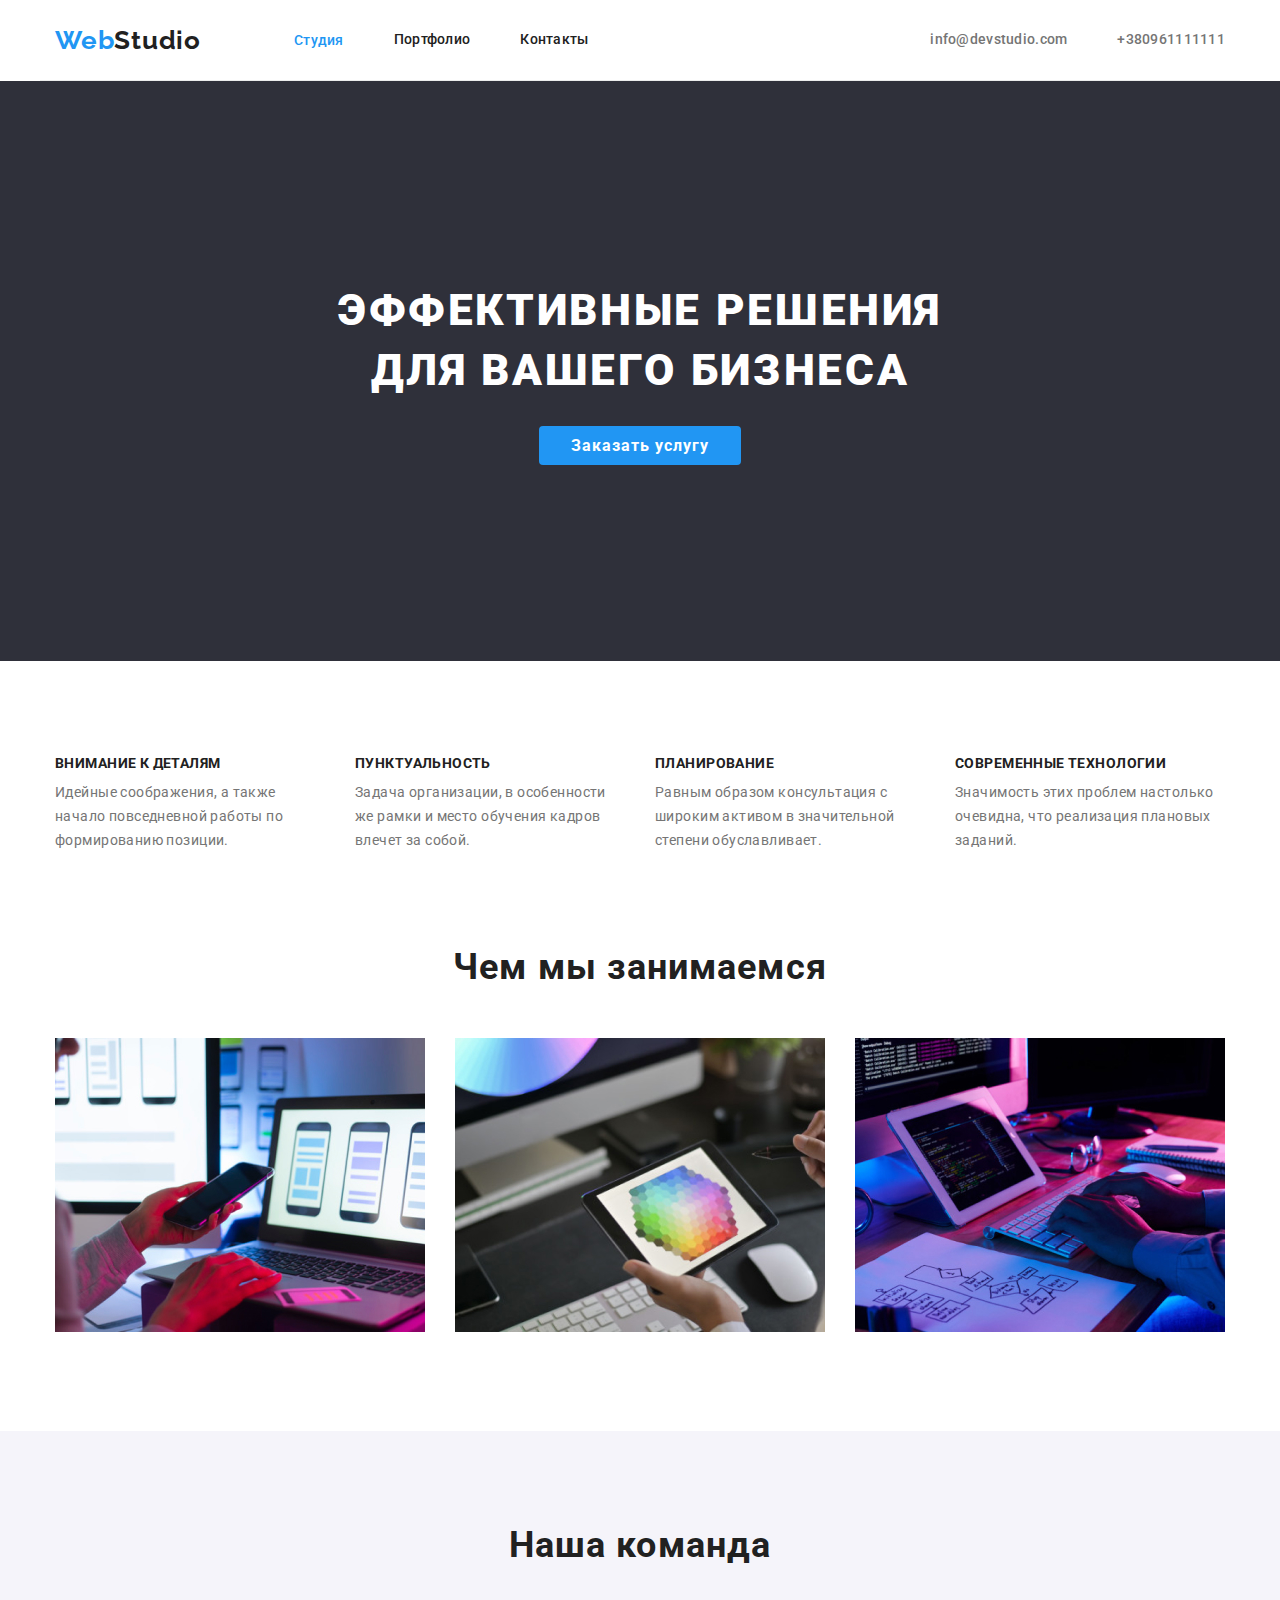
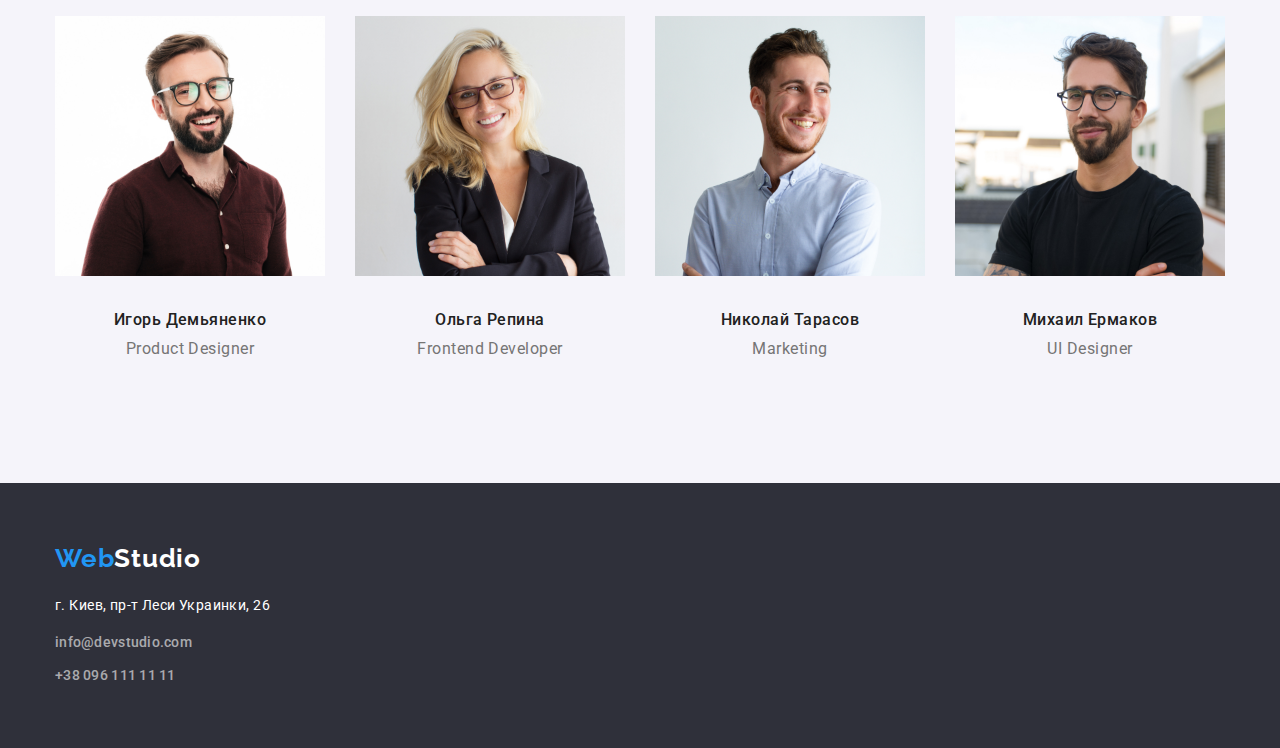
<file: index.html>
<!DOCTYPE html>
<html lang="en">

<head>
    <meta charset="UTF-8">
    <meta http-equiv="X-UA-Compatible" content="IE=edge">
    <meta name="viewport" content="width=device-width, initial-scale=1.0">
    <link href="https://fonts.googleapis.com/css2?family=Raleway:wght@700&family=Roboto:wght@400;500;700;900&display=swap"
        rel="stylesheet">
        <title>Document</title>
        <link rel="stylesheet" href="./css/styles.css" />
        <link rel="stylesheet" href="./css/normolize.css" />
</head>

<body>
    <header>           
         <div class="navi">
            <a class="logo" href="./index.html"> <span class="logo-web">Web</span>Studio</a>
            <nav>
            <ul class="bar-link">
                <li class="item"><a class="link-studio" href="./index.html">Студия</a></li>
                <li class="item"><a class="link" href="./portfolio.html">Портфолио</a></li>
                <li class="item"><a class="link" href="">Контакты</a></li>
            </ul>
            </nav>
        <ul class="contacts">
            <li class="item">
              <a class="contacts-link" href="malito">info@devstudio.com</a>
            </li>
            <li class="item">
                <a class="contacts-link" href="tel">+380961111111</a>
            </li>
        </ul>
        </div>
    </header>

<main>
    <!-- HERO -->
    <section class=" heroy">
        <h1 class="title-heroy">Эффективные решения 
            для вашего бизнеса</h1>
        <a href="" class="button-heroy" >Заказать услугу</a>
    </section>
    <!-- Нашы особенности -->
    <section class="features">
        <div class="container">
                 <h2 class="features-title">Наши особенности</h2>               
             <ul class="list-features">
                    <li class="item">
                        <h3 class="features-about">Внимание к деталям</h3>
                        <p class="features-text">Идейные соображения, а также начало повседневной работы по формированию позиции.</p>
                    </li>
                    <li class="item">
                        <h3 class="features-about">Пунктуальность</h3>
                        <p class="features-text">Задача организации, в особенности же рамки и место обучения кадров влечет за собой.</p>
                    </li>
                    <li class="item">
                        <h3 class="features-about">Планирование</h3>
                        <p class="features-text">Равным образом консультация с широким активом в значительной степени обуславливает.</p>
                    </li>
                    <li class="item">
                        <h3 class="features-about">Современные технологии</h3>
                        <p class="features-text">Значимость этих проблем настолько очевидна, что реализация плановых заданий.</p>
                    </li>
        </ul>
        </div>
    </section>

    <section class="section-doing">
    <div class="container">
        <h2 class="doing-title">Чем мы занимаемся</h2>
        <ul class="list-doing">
            <li class="item">
                <img src="./images/img1.jpg" alt="пример работы 1" width="370">
            </li>
            <li class="item">
                <img src="./images/img2.jpg" alt="пример работы 2" width="370">
            </li>
            <li class="item">
                <img src="./images/img3.jpg" alt="пример работы 3" width="370">
            </li>
        </ul>
        </div>
    </section>

    <section class="section-team">
        <div class="container">
        <h2 class="team-title">Наша команда</h2>
        <ul class="team-container">
            <li class="item">
                <img src="images/Igor.jpg" alt="Игорь Демьяненко" width="270">
                <div class="info-employee">
                <h3 class="team-name">Игорь Демьяненко</h3>
                <p class="team-profession">Product Designer</p>
                </div>
            </li>
            <li class="item">
                <img src="./images/olgf.jpg" alt="Ольга Репина" width="270">
                <div class="info-employee">
                <h3 class="team-name">Ольга Репина</h3>
                <p class="team-profession">Frontend Developer</p>
                </div>
            </li>
            <li class="item">
                <img src="./images/nikolay.jpg" alt="Николай Тарасов" width="270">
            <div class="info-employee">
                <h3 class="team-name">Николай Тарасов</h3>
                <p class="team-profession">Marketing</p>
                </div>
            </li>
            <li class="item">
                <img src="./images/mihail.jpg" alt="Михаил Ермаков" width="270">
                <div class="info-employee">
                <h3 class="team-name">Михаил Ермаков</h3>
                <p class="team-profession">UI Designer</p>
                </div>
            </li>
        </ul>
        </div>
    </section>
    </main>
    <footer class="basement">
        <div class="container">
            <div class="content-container">
          <a class="basement-logo" href="./index.html"> <span class="basement-logo-web">Web</span>Studio</a>
          <address class="basement-location">
              <p class="contact-adress">г. Киев, пр-т Леси Украинки, 26</p>
        <ul class="basement-contacts">
            <li class="malito-tel">
                <a class="basement-contacts-link" href="tel">info@devstudio.com</a>
            </li>
            <li class="malito-tel">
                <a class="basement-contacts-link" href="malito">+38 096 111 11 11</a>
            </li>
        </ul>
        </address>
        </div>
        </div>
    </footer>
</body>

</html>
</file>
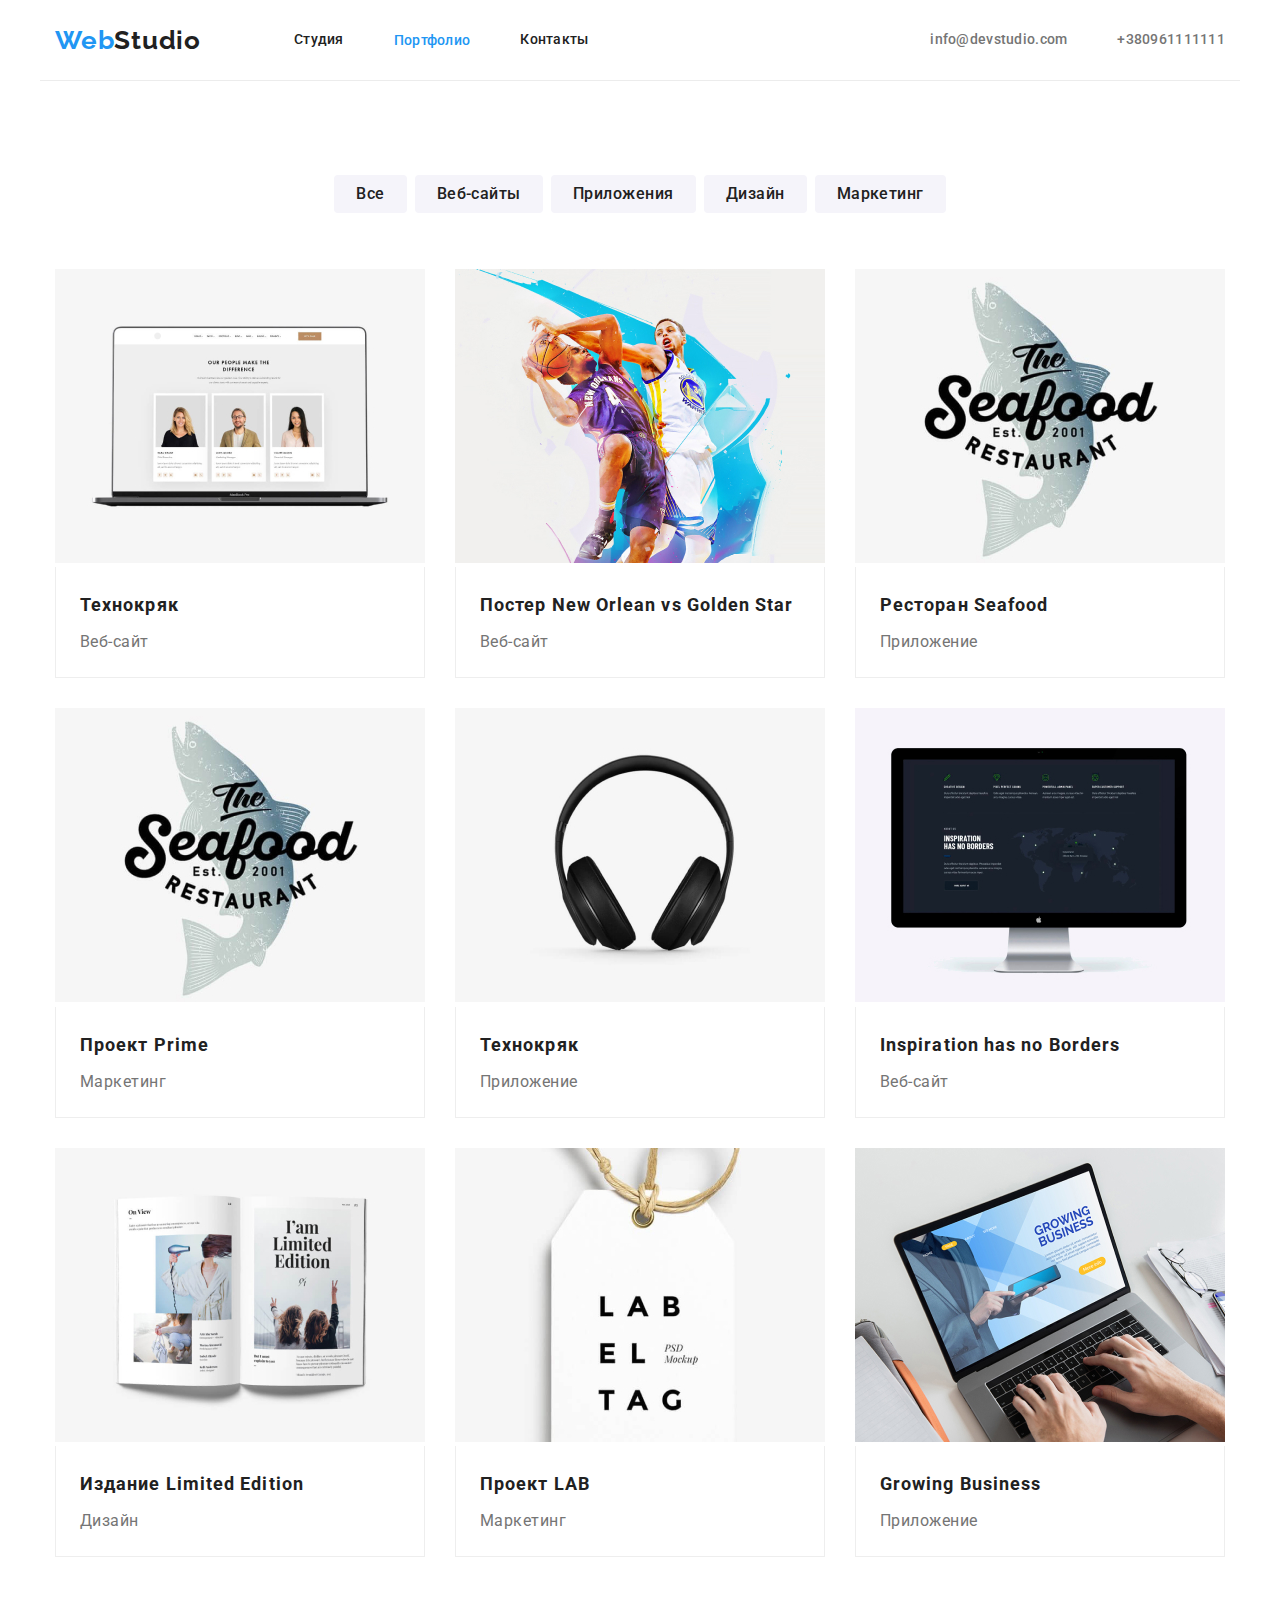
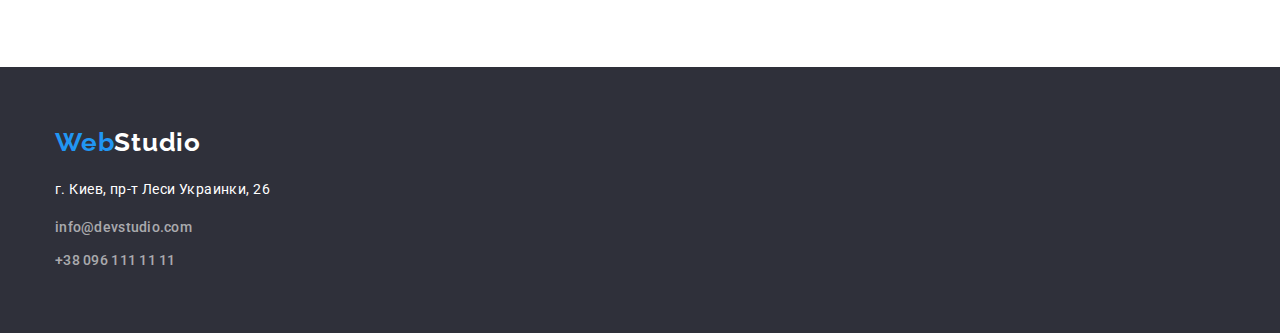
<file: portfolio.html>
<!DOCTYPE html>
<html lang="en">

<head>
    <meta charset="UTF-8">
    <meta http-equiv="X-UA-Compatible" content="IE=edge">
    <meta name="viewport" content="width=device-width, initial-scale=1.0">
    <link href="https://fonts.googleapis.com/css2?family=Raleway:wght@700&family=Roboto:wght@400;500;700;900&display=swap"
    rel="stylesheet">
    <title>Document</title>
    <link rel="stylesheet" href="./css/styles.css" />
    <link rel="stylesheet" href="./css/normolize.css" />
</head>

<body>
        <header>
            <div class="navi">
                <a class="logo" href="./index.html"> <span class="logo-web">Web</span>Studio</a>
                <nav>
                    <ul class="bar-link">
                    <li class="item"><a class="link" href="./index.html">Студия</a></li>
                    <li class="item"><a class="link-portfolio" href="./portfolio.html">Портфолио</a></li>
                    <li class="item"><a class="link" href="">Контакты</a></li>
            </ul>
            </nav>
            <ul class="contacts">
                <li class="item">
                    <a class="contacts-link" href="malito">info@devstudio.com</a>
                </li>
                <li class="item">
                    <a class="contacts-link" href="tel">+380961111111</a>
                </li>
            </ul>
            </div>
            </header>
        <section class="examples">
            <h1 class="filter-title">Наши работы</h1>
         <div class="container">    
            <ul class="container-filter">
                    <li class="item"><button class="link" type="button">Все</button></li>
                    <li class="item"><button class="link" type="button">Веб-сайты</button></li>
                    <li class="item"><button class="link" type="button">Приложения</button></li>
                    <li class="item"><button class="link" type="button">Дизайн</button></li>
                    <li class="item"><button class="link" type="button">Маркетинг</button></li>
                </ul>
            <ul class="image-container">
                <li class="item">
                    <img src="./images/techno.jpg" alt="Технокряк">
                    <div class="info-image">
                    <h2 class="filter-examples">Технокряк</h2>
                    <p class="filter-name">Веб-сайт</p>
                    </div>
                </li>
                <li class="item">
                    <img src="./images/posterneworleanvsgoldenstar.jpg" alt="Постер New Orlean vs Golden Star" width="370">
                    <div class="info-image">
                    <h2 class="filter-examples">Постер New Orlean vs Golden Star</h2>
                    <p class="filter-name">Веб-сайт</p>
                    </div>
                </li>
                <li class="item">
                    <img src="./images/restoranseafood.jpg" alt="Ресторан Seafood" width="370">
                    <div class="info-image">
                    <h2 class="filter-examples">Ресторан Seafood</h2>
                    <p class="filter-name">Приложение</p>
                    </div>
                </li>
                <li class="item">
                    <img src="./images/proektprime.jpg" alt="Проект Prime" width="370">
                    <div class="info-image">
                    <h2 class="filter-examples">Проект Prime</h2>
                    <p class="filter-name">Маркетинг</p>
                    </div>
                </li>
                <li class="item">
                    <img src="./images/proektbpxes.jpg" alt="Проект Boxes" width="370">
                    <div class="info-image">
                    <h2 class="filter-examples">Технокряк</h2>
                    <p class="filter-name">Приложение</p>
                    </div>
                </li>
                <li class="item">
                    <img src="./images/inspirationhasnoborders.jpg" alt="Inspiration has no Borders" width="370">
                    <div class="info-image">
                    <h2 class="filter-examples">Inspiration has no Borders</h2>
                    <p class="filter-name">Веб-сайт</p>
                    </div>
                </li>
                <li class="item">
                    <img src="./images/limitededition.jpg" alt="Издание Limited Edition" width="370">
                <div class="info-image">
                    <h2 class="filter-examples">Издание Limited Edition</h2>
                    <p class="filter-name">Дизайн</p>
                    </div>
                </li>
                <li class="item">
                    <img src="./images/proektlab.jpg" alt="Проект LAB" width="370">
                    <div class="info-image">
                    <h2 class="filter-examples">Проект LAB</h2>
                    <p class="filter-name">Маркетинг</p>
                    </div>
                </li>
                <li class="item">
                    <img src="./images/growingbusiness.jpg" alt="Growing Business" width="370">
                    <div class="info-image">
                    <h2 class="filter-examples">Growing Business</h2>
                    <p class="filter-name">Приложение</p>
                    </div>
                </li>
            </ul>
            </div>
        </section>
        <footer class="basement">
            <div class="container">
                <div class="content-container">
                    <a class="basement-logo" href="./index.html"> <span class="basement-logo-web">Web</span>Studio</a>
                    <address class="basement-location">
                        <p class="contact-adress">г. Киев, пр-т Леси Украинки, 26</p>
                        <ul class="basement-contacts">
                            <li class="malito-tel">
                                <a class="basement-contacts-link" href="tel">info@devstudio.com</a>
                            </li>
                            <li class="malito-tel">
                                <a class="basement-contacts-link" href="malito">+38 096 111 11 11</a>
                            </li>
                        </ul>
                    </address>
                </div>
            </div>
        </footer>
    </body>
    
    </html>
</file>
<file: css/styles.css>
:root {
  --brandcolor: #212121;
  --first-title-color: #ffffff;
  --second-titlt-color: #212121;
  --background-nav-color: #ffffff;
  --background-first-color: #2f303a;
  --background-heroy-color: #e5e5e5;
  --background-features-doing-color: #e5e5e5;
  --background-team-color: #f5f4fa;
  --background-basement-color: #2f303a;
}

body {
  font-family: "Roboto", sans-serif;
  margin-bottom: 0;
  cursor: pointer;
}

li {
  list-style-type: none;
}
.link {
  text-decoration: none;
}
.li {
  cursor: pointer;
}
.section {
  padding-top: 94px;
  padding-bottom: 94px;
}
.container {
  width: 1200px;
  margin-left: auto;
  margin-right: auto;
  margin-top: 0px;
  margin-bottom: 0px;
  padding-left: 15px;
  padding-right: 15px;
  align-self: center;
}

*,
*::before,
*::after {
  box-sizing: border-box;
}
/* ------------NAV------------ */
.logo {
  margin-right: 93px;
  font-family: "Raleway";
  font-weight: 700;
  text-decoration: none;
  font-size: 26px;
  line-height: 1.19;
  letter-spacing: 0.03em;
  color: var(--brandcolor);
}
.logo-web {
  font-family: "Raleway";
  font-weight: 700;
  font-size: 26px;
  line-height: 1.19;
  letter-spacing: 0.03em;
  color: #2196f3;
}

.link-studio {
  text-decoration: none;
  font-weight: 500;
  font-size: 14px;
  line-height: 16px;
  letter-spacing: 0.02em;
  color: #2196f3;
  padding-top: 32px;
  padding-bottom: 32px;
  display: block;
}

.bar-link .link {
  font-weight: 500;
  font-size: 14px;
  line-height: 1.14;
  letter-spacing: 0.02em;
  color: var(--brandcolor);
  padding-top: 32px;
  padding-bottom: 32px;
  display: block;
}

.bar-link .link:hover,
.bar-link .link:focus {
  color: #2196f3;
}
.contacts {
  display: flex;
  margin: 0px;
  padding: 0px;
  margin-left: auto;
}
.contacts-link {
  display: block;
  font-weight: 500;
  font-size: 14px;
  line-height: 1.14;
  letter-spacing: 0.02em;
  color: rgba(117, 117, 117, 1);
  text-decoration: none;
  padding-top: 32px;
  padding-bottom: 32px;
}
.contacts-link:hover,
.contacts-link :focus {
  color: #2196f3;
}

.contacts .item + .item {
  margin-left: 50px;
}
.bar-link {
  display: flex;
  margin: 0px;
  padding: 0px;
  margin-right: 0px;
}

.bar-link .item + .item {
  margin-left: 50px;
}
.navi {
  display: flex;
  width: 1200px;
  margin-left: auto;
  margin-right: auto;
  padding-left: 15px;
  padding-right: 15px;
  align-items: center;
  align-self: center;
  border-bottom: 1px solid #ececec;
}
/* ------------NAV------------ */

/* ------------HEROY---------- */
.heroy {
  background: #2f303a;
  text-align: center;
  padding-top: 200px;
  padding-bottom: 200px;
}
/* background: #2f303a;
  text-align: center; */
.heroy .container {
  display: block;
}

.features-title {
  position: absolute;
  width: 1px;
  height: 1px;
  margin: -1px;
  border: 0;
  padding: 0;

  white-space: nowrap;
  clip-path: inset(100%);
  clip: rect(0 0 0 0);
  overflow: hidden;
}

.title-heroy {
  width: 696px;
  font-weight: 900;
  font-size: 44px;
  line-height: 1.36;

  letter-spacing: 0.06em;
  color: var(--first-title-color);
  text-transform: uppercase;
  padding: 0px;
  margin-top: 0px;
  margin-left: auto;
  margin-right: auto;
  margin-bottom: 30px;
}

.button-heroy {
  font-family: inherit;
  font-weight: 700;
  font-size: 16px;
  line-height: 1.88;
  align-items: center;
  text-align: center;
  text-decoration: none;
  letter-spacing: 0.06em;
  color: var(--first-title-color);
  background: #2196f3;
  padding: 10px 32px 10px 32px;
  border-radius: 4px;
  margin-top: 30px;
  margin-bottom: 200px;
}

/* ------------HEROY---------- */

/* -----------FEATURES---------- */
.features-title {
}
.features {
  padding-top: 94px;
  padding-bottom: 94px;
}
.list-features {
  display: flex;
  padding: 0px;
  margin: 0px;
}
.features-about {
  font-weight: 700;
  font-size: 14px;
  line-height: 16px;
  letter-spacing: 0.03em;
  color: var(--brandcolor);
  text-transform: uppercase;
  margin-top: 0px;
  margin-bottom: 10px;
}
.features-text {
  padding: 0px;
  margin: 0px;
  font-size: 14px;
  line-height: 1.71;
  letter-spacing: 0.03em;
  color: #757575;
}
.list-features .item {
  margin-right: 30px;
  width: 270px;
}

.list-features .item:last-child {
  margin-right: 0px;
}

/* -----------FEATURES---------- */

/* -----------DOING------------- */

.list-doing {
  display: flex;
  margin: 0px;
  padding: 0px;
}
.section-doing {
  padding-top: 0px;
  padding-bottom: 94px;
}

.doing-title {
  font-weight: 700;
  font-size: 36px;
  line-height: 1.16;
  text-align: center;
  letter-spacing: 0.03em;
  color: var(--brandcolor);
  margin-bottom: 50px;
  margin-top: 0px;
}

.list-doing .item {
  margin-right: 30px;
}
.list-doing .item:last-child {
  margin-right: 0px;
}
/* -----------DOING------------- */

/* -----------TEAM-------------- */
.section-team {
  background: #f5f4fa;
  padding-top: 94px;
  padding-bottom: 94px;
}

.team-container {
  display: flex;
  padding: 0px;
  margin-top: 0px;
  margin-bottom: 0px;

  /* padding-left: 15px;
  padding-right: 15px;
  width: 1200px;

  margin-top: auto;
  margin-left: auto;
  margin-right: auto;
  margin-bottom: 0px;
  padding-left: 15px;
  padding-right: 15px; */
}
.team-container .item {
  margin-right: 30px;
  border-radius: 0px 0px 4px 4px;
}
.team-container .item:last-child {
  margin-right: 0px;
}
.team-title {
  font-weight: 700;
  font-size: 36px;
  line-height: 1.16;
  letter-spacing: 0.03em;
  color: var(--brandcolor);
  text-align: center;
  margin-bottom: 50px;
  padding-top: 0px;
  margin-top: 0px;
}
.team-name {
  margin: 0px;
  margin-bottom: 10px;
  font-weight: 500;
  font-size: 16px;
  line-height: 1.18;
  letter-spacing: 0.03em;
  text-align: center;
  color: var(--brandcolor);
}
.team-profession {
  margin: 0px;
  font-size: 16px;
  line-height: 1.18;
  letter-spacing: 0.03em;
  text-align: center;
  color: #757575;
}
.info-employee {
  margin: 0px;
  padding-top: 30px;
  padding-bottom: 30px;
  border-radius: 0px 0px 4px 4px;
}

/* -----------TEAM-------------- */

/* -----------FOOTER------------ */
.basement {
  background: #2f303a;
  padding-top: 60px;
  padding-bottom: 60px;

  /* height: 252px; */
}

.content-container {
  display: block;
}
.basement-logo {
  margin-bottom: 20px;
  font-family: "Raleway";
  font-weight: 700;
  font-size: 26px;
  line-height: 1.19;
  letter-spacing: 0.03em;
  text-decoration: none;
  color: var(--first-title-color);
}
.basement-logo-web {
  font-family: "Raleway";
  font-weight: 700;
  font-size: 26px;
  line-height: 1.19;
  letter-spacing: 0.03em;
  color: #2196f3;
}

.basement-location {
  margin-top: 20px;
  font-style: normal;
  font-size: 14px;
  line-height: 1.71;
  letter-spacing: 0.03em;
  color: #ffffff;
}

.basement-contacts-link:hover,
.basement-contacts-link:focus {
  color: #2196f3;
}

.contact-adress {
  margin-top: 0px;

  padding: 0px;
}

.basement-contacts {
  padding: 0px;
  margin: 0px;
}
.foot-li {
  margin-bottom: 9px;
}

.basement-contacts-link {
  margin: 0px;
  font-weight: 500;
  font-size: 14px;
  line-height: 1.14;
  letter-spacing: 0.02em;
  color: rgba(255, 255, 255, 0.6);
  text-decoration: none;
}

.basement-contacts-link :hover,
.basement-contacts-link :focus {
  color: #2196f3;
}
.malito-tel {
  margin-bottom: 9px;
}
.malito-tel:last-child {
  margin: 0;
}
/* -----------PORTFOLIO------------ */
.examples {
  padding-bottom: 94px;
  padding-top: 94px;
}
.filter-title {
  position: absolute;
  width: 1px;
  height: 1px;
  margin: -1px;
  border: 0;
  padding: 0;

  white-space: nowrap;
  clip-path: inset(100%);
  clip: rect(0 0 0 0);
  overflow: hidden;
}

.link-portfolio {
  text-decoration: none;
  font-weight: 500;
  font-size: 14px;
  line-height: 16px;
  letter-spacing: 0.02em;
  color: #2196f3;
  padding-top: 32px;
  padding-bottom: 32px;
  display: block;
}

.container-filter {
  display: flex;
  justify-content: center;
  padding: 0;
  margin: 0;
  margin-bottom: 56px;
  margin-left: auto;
  margin-right: auto;
}
.container-filter .li .link:first-child {
  margin-left: 0%;
}

.container-filter .link {
  border-radius: 4px;
  font-family: inherit;
  font-weight: 500;
  font-size: 16px;
  line-height: 1.62;
  letter-spacing: 0.03em;
  padding: 6px 22px;
  border: none;
  color: var(--brandcolor);
  background: #f5f4fa;
}

.container-filter .link:hover,
.container-filter .link:focus {
  color: var(--background-nav-color);
  background: #2196f3;
}
.container-filter .item {
  margin-right: 8px;
}
.container-filter .item:last-child {
  margin: 0px;
}
.filter-examples {
  font-weight: 700;
  font-size: 18px;
  line-height: 2;
  letter-spacing: 0.06em;
  color: #212121;
}
.filter-name {
  font-size: 16px;
  line-height: 1.88;
  letter-spacing: 0.03em;
  color: #757575;
}

.image-container {
  display: flex;
  flex-wrap: wrap;
  padding: 0px;
  margin-top: -30px;
  margin-left: -30px;
}

.info-image {
  border-right: 1px solid #eeeeee;
  border-bottom: 1px solid #eeeeee;
  border-left: 1px solid #eeeeee;
  padding: 20px 24px;
}

/* .image-container .item:nth-child(3) {
  margin-right: 0px;
} */

.image-container .item {
  width: 370px;
  align-items: center;
  flex-basis: calc(100% / 3 - 30px);
  margin-left: 30px;
  margin-top: 30px;
}

.item .filter-examples {
  margin: 0px;
  margin-bottom: 4px;
}
.item .filter-name {
  margin: 0px;
</file>
<file: css/normolize.css>
/*! normalize.css v8.0.1 | MIT License | github.com/necolas/normalize.css */

/* Document
   ========================================================================== */

/**
 * 1. Correct the line height in all browsers.
 * 2. Prevent adjustments of font size after orientation changes in iOS.
 */

html {
  line-height: 1.15; /* 1 */
  -webkit-text-size-adjust: 100%; /* 2 */
}

/* Sections
   ========================================================================== */

/**
 * Remove the margin in all browsers.
 */

body {
  margin: 0;
}

/**
 * Render the `main` element consistently in IE.
 */

main {
  display: block;
}

/**
 * Correct the font size and margin on `h1` elements within `section` and
 * `article` contexts in Chrome, Firefox, and Safari.
 */

h1 {
  font-size: 2em;
  margin: 0.67em 0;
}

/* Grouping content
   ========================================================================== */

/**
 * 1. Add the correct box sizing in Firefox.
 * 2. Show the overflow in Edge and IE.
 */

hr {
  box-sizing: content-box; /* 1 */
  height: 0; /* 1 */
  overflow: visible; /* 2 */
}

/**
 * 1. Correct the inheritance and scaling of font size in all browsers.
 * 2. Correct the odd `em` font sizing in all browsers.
 */

pre {
  font-family: monospace, monospace; /* 1 */
  font-size: 1em; /* 2 */
}

/* Text-level semantics
   ========================================================================== */

/**
 * Remove the gray background on active links in IE 10.
 */

a {
  background-color: transparent;
}

/**
 * 1. Remove the bottom border in Chrome 57-
 * 2. Add the correct text decoration in Chrome, Edge, IE, Opera, and Safari.
 */

abbr[title] {
  border-bottom: none; /* 1 */
  text-decoration: underline; /* 2 */
  text-decoration: underline dotted; /* 2 */
}

/**
 * Add the correct font weight in Chrome, Edge, and Safari.
 */

b,
strong {
  font-weight: bolder;
}

/**
 * 1. Correct the inheritance and scaling of font size in all browsers.
 * 2. Correct the odd `em` font sizing in all browsers.
 */

code,
kbd,
samp {
  font-family: monospace, monospace; /* 1 */
  font-size: 1em; /* 2 */
}

/**
 * Add the correct font size in all browsers.
 */

small {
  font-size: 80%;
}

/**
 * Prevent `sub` and `sup` elements from affecting the line height in
 * all browsers.
 */

sub,
sup {
  font-size: 75%;
  line-height: 0;
  position: relative;
  vertical-align: baseline;
}

sub {
  bottom: -0.25em;
}

sup {
  top: -0.5em;
}

/* Embedded content
   ========================================================================== */

/**
 * Remove the border on images inside links in IE 10.
 */

img {
  border-style: none;
}

/* Forms
   ========================================================================== */

/**
 * 1. Change the font styles in all browsers.
 * 2. Remove the margin in Firefox and Safari.
 */

button,
input,
optgroup,
select,
textarea {
  font-family: inherit; /* 1 */
  font-size: 100%; /* 1 */
  line-height: 1.15; /* 1 */
  margin: 0; /* 2 */
}

/**
 * Show the overflow in IE.
 * 1. Show the overflow in Edge.
 */

button,
input { /* 1 */
  overflow: visible;
}

/**
 * Remove the inheritance of text transform in Edge, Firefox, and IE.
 * 1. Remove the inheritance of text transform in Firefox.
 */

button,
select { /* 1 */
  text-transform: none;
}

/**
 * Correct the inability to style clickable types in iOS and Safari.
 */

button,
[type="button"],
[type="reset"],
[type="submit"] {
  -webkit-appearance: button;
}

/**
 * Remove the inner border and padding in Firefox.
 */

button::-moz-focus-inner,
[type="button"]::-moz-focus-inner,
[type="reset"]::-moz-focus-inner,
[type="submit"]::-moz-focus-inner {
  border-style: none;
  padding: 0;
}

/**
 * Restore the focus styles unset by the previous rule.
 */

button:-moz-focusring,
[type="button"]:-moz-focusring,
[type="reset"]:-moz-focusring,
[type="submit"]:-moz-focusring {
  outline: 1px dotted ButtonText;
}

/**
 * Correct the padding in Firefox.
 */

fieldset {
  padding: 0.35em 0.75em 0.625em;
}

/**
 * 1. Correct the text wrapping in Edge and IE.
 * 2. Correct the color inheritance from `fieldset` elements in IE.
 * 3. Remove the padding so developers are not caught out when they zero out
 *    `fieldset` elements in all browsers.
 */

legend {
  box-sizing: border-box; /* 1 */
  color: inherit; /* 2 */
  display: table; /* 1 */
  max-width: 100%; /* 1 */
  padding: 0; /* 3 */
  white-space: normal; /* 1 */
}

/**
 * Add the correct vertical alignment in Chrome, Firefox, and Opera.
 */

progress {
  vertical-align: baseline;
}

/**
 * Remove the default vertical scrollbar in IE 10+.
 */

textarea {
  overflow: auto;
}

/**
 * 1. Add the correct box sizing in IE 10.
 * 2. Remove the padding in IE 10.
 */

[type="checkbox"],
[type="radio"] {
  box-sizing: border-box; /* 1 */
  padding: 0; /* 2 */
}

/**
 * Correct the cursor style of increment and decrement buttons in Chrome.
 */

[type="number"]::-webkit-inner-spin-button,
[type="number"]::-webkit-outer-spin-button {
  height: auto;
}

/**
 * 1. Correct the odd appearance in Chrome and Safari.
 * 2. Correct the outline style in Safari.
 */

[type="search"] {
  -webkit-appearance: textfield; /* 1 */
  outline-offset: -2px; /* 2 */
}

/**
 * Remove the inner padding in Chrome and Safari on macOS.
 */

[type="search"]::-webkit-search-decoration {
  -webkit-appearance: none;
}

/**
 * 1. Correct the inability to style clickable types in iOS and Safari.
 * 2. Change font properties to `inherit` in Safari.
 */

::-webkit-file-upload-button {
  -webkit-appearance: button; /* 1 */
  font: inherit; /* 2 */
}

/* Interactive
   ========================================================================== */

/*
 * Add the correct display in Edge, IE 10+, and Firefox.
 */

details {
  display: block;
}

/*
 * Add the correct display in all browsers.
 */

summary {
  display: list-item;
}

/* Misc
   ========================================================================== */

/**
 * Add the correct display in IE 10+.
 */

template {
  display: none;
}

/**
 * Add the correct display in IE 10.
 */

[hidden] {
  display: none;
}
</file>
